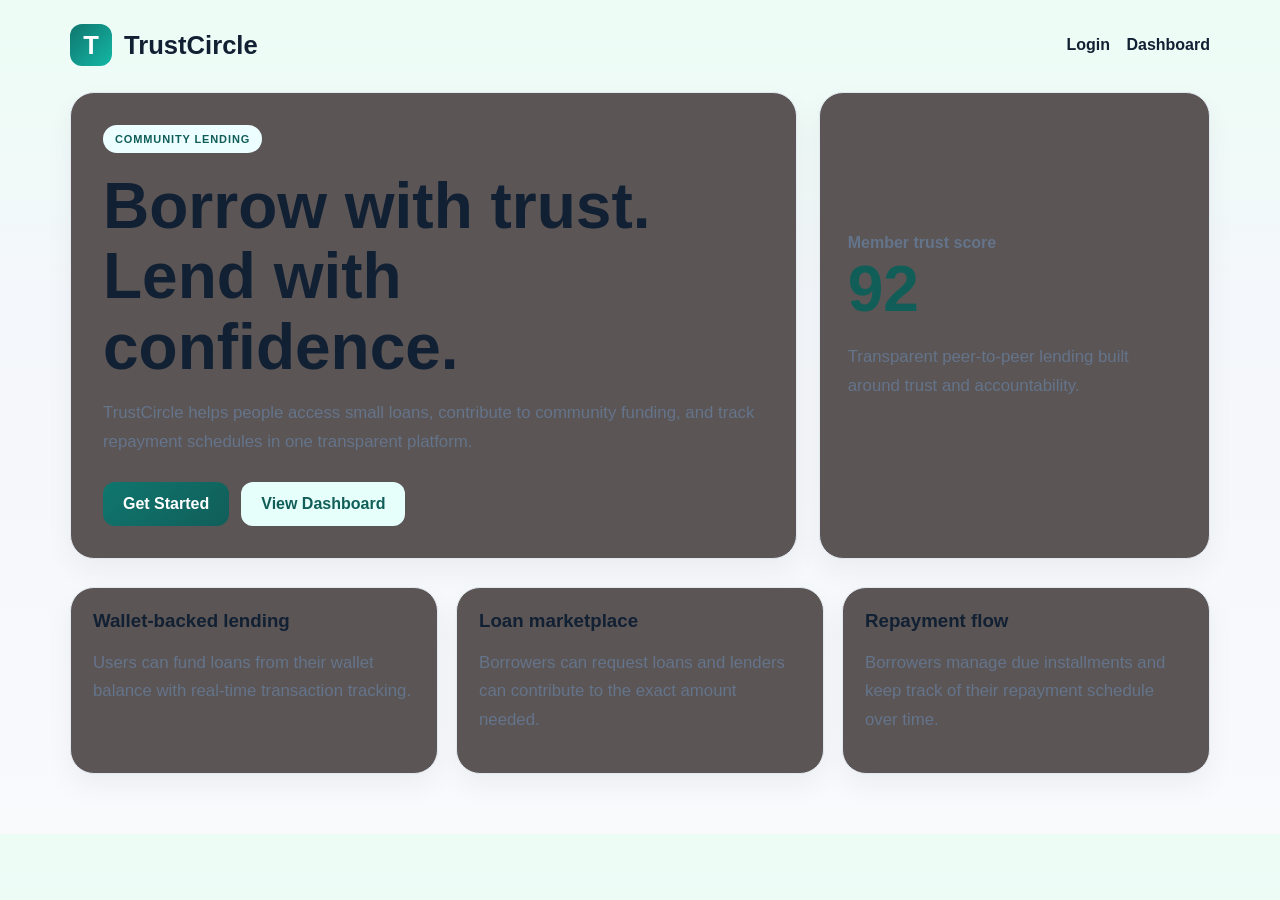
<file: templates/index.html>
<!doctype html>
<html lang="en">
  <head>
    <meta charset="utf-8" />
    <meta name="viewport" content="width=device-width, initial-scale=1" />
    <meta name="theme-color" content="#0f766e" />
    <meta name="mobile-web-app-capable" content="yes" />
    <meta name="apple-mobile-web-app-capable" content="yes" />
    <meta name="apple-mobile-web-app-status-bar-style" content="default" />
    <link rel="manifest" href="/static/manifest.json" />
    <link rel="icon" type="image/svg+xml" href="/static/icon.svg" />
    <title>TrustCircle | Community lending</title>
    <style>
      :root {
        --bg: #f4f7fb;
        --card: #5b5555;
        --primary: #0f766e;
        --primary-dark: #115e59;
        --accent: #14b8a6;
        --text: #122033;
        --muted: #64748b;
        --line: #e2e8f0;
        --success: #16a34a;
        --danger: #dc2626;
      }
      * { box-sizing: border-box; }
      body {
        margin: 0;
        font-family: Arial, Helvetica, sans-serif;
        background: linear-gradient(180deg, #ecfdf5 0%, #f4f7fb 35%, #f8fafc 100%);
        color: var(--text);
      }
      .container {
        max-width: 1180px;
        margin: 0 auto;
        padding: 24px 20px 60px;
      }
      .header {
        display: flex;
        justify-content: space-between;
        align-items: center;
        margin-bottom: 26px;
      }
      .brand {
        display: inline-flex;
        align-items: center;
        gap: 12px;
        font-size: 1.6rem;
        font-weight: 700;
      }
      .brand-mark {
        width: 42px;
        height: 42px;
        border-radius: 12px;
        background: linear-gradient(135deg, var(--primary), var(--accent));
        display: grid;
        place-items: center;
        color: white;
        font-weight: 700;
      }
      .nav a {
        color: var(--text);
        text-decoration: none;
        font-weight: 600;
        margin-left: 12px;
      }
      .hero {
        display: grid;
        grid-template-columns: 1.3fr 0.7fr;
        gap: 22px;
        align-items: stretch;
      }
      .card {
        background: var(--card);
        border: 1px solid var(--line);
        border-radius: 24px;
        box-shadow: 0 12px 28px rgba(15, 23, 42, 0.05);
      }
      .hero-copy {
        padding: 32px;
      }
      .eyebrow {
        display: inline-block;
        background: #ecfeff;
        color: var(--primary-dark);
        padding: 8px 12px;
        border-radius: 999px;
        font-weight: 700;
        font-size: 11px;
        letter-spacing: 0.08em;
        text-transform: uppercase;
      }
      h1 {
        margin: 18px 0 12px;
        font-size: clamp(2.3rem, 5vw, 4rem);
        line-height: 1.1;
      }
      p {
        color: var(--muted);
        line-height: 1.7;
        font-size: 1.05rem;
      }
      .actions {
        margin-top: 26px;
        display: flex;
        flex-wrap: wrap;
        gap: 12px;
      }
      .btn {
        display: inline-block;
        border: none;
        border-radius: 12px;
        padding: 13px 20px;
        font-weight: 700;
        text-decoration: none;
        cursor: pointer;
        transition: 0.2s ease all;
      }
      .btn:hover { transform: translateY(-1px); }
      .btn-primary {
        background: linear-gradient(135deg, var(--primary), var(--primary-dark));
        color: white;
      }
      .btn-secondary {
        background: #e6fffb;
        color: var(--primary-dark);
      }
      .stats-card {
        padding: 24px 28px;
        display: flex;
        flex-direction: column;
        justify-content: center;
      }
      .score {
        font-size: 4rem;
        font-weight: 800;
        color: var(--primary-dark);
      }
      .grid {
        margin-top: 28px;
        display: grid;
        grid-template-columns: repeat(3, minmax(0, 1fr));
        gap: 18px;
      }
      .feature {
        padding: 22px;
      }
      .feature h3 {
        margin: 0 0 10px;
      }
      @media (max-width: 820px) {
        .hero, .grid { grid-template-columns: 1fr; }
        .header { flex-direction: column; align-items: flex-start; }
      }
    </style>
  </head>
  <body>
    <div class="container">
      <header class="header">
        <div class="brand">
          <div class="brand-mark">T</div>
          <span>TrustCircle</span>
        </div>
        <nav class="nav">
          <a href="/login">Login</a>
          <a href="/dashboard">Dashboard</a>
        </nav>
      </header>

      <section class="hero">
        <div class="card hero-copy">
          <span class="eyebrow">Community lending</span>
          <h1>Borrow with trust. Lend with confidence.</h1>
          <p>
            TrustCircle helps people access small loans, contribute to community funding,
            and track repayment schedules in one transparent platform.
          </p>
          <div class="actions">
            <a class="btn btn-primary" href="/login">Get Started</a>
            <a class="btn btn-secondary" href="/dashboard">View Dashboard</a>
          </div>
        </div>

        <div class="card stats-card">
          <div style="color: var(--muted); font-weight: 700;">Member trust score</div>
          <div class="score">92</div>
          <p>Transparent peer-to-peer lending built around trust and accountability.</p>
        </div>
      </section>

      <section class="grid">
        <div class="card feature">
          <h3>Wallet-backed lending</h3>
          <p>Users can fund loans from their wallet balance with real-time transaction tracking.</p>
        </div>
        <div class="card feature">
          <h3>Loan marketplace</h3>
          <p>Borrowers can request loans and lenders can contribute to the exact amount needed.</p>
        </div>
        <div class="card feature">
          <h3>Repayment flow</h3>
          <p>Borrowers manage due installments and keep track of their repayment schedule over time.</p>
        </div>
      </section>
    </div>

    <script>
      if ('serviceWorker' in navigator) {
        window.addEventListener('load', () => {
          navigator.serviceWorker.register('/static/sw.js').catch((err) => {
            console.log('Service worker registration failed:', err);
          });
        });
      }
    </script>
  </body>
</html>
</file>
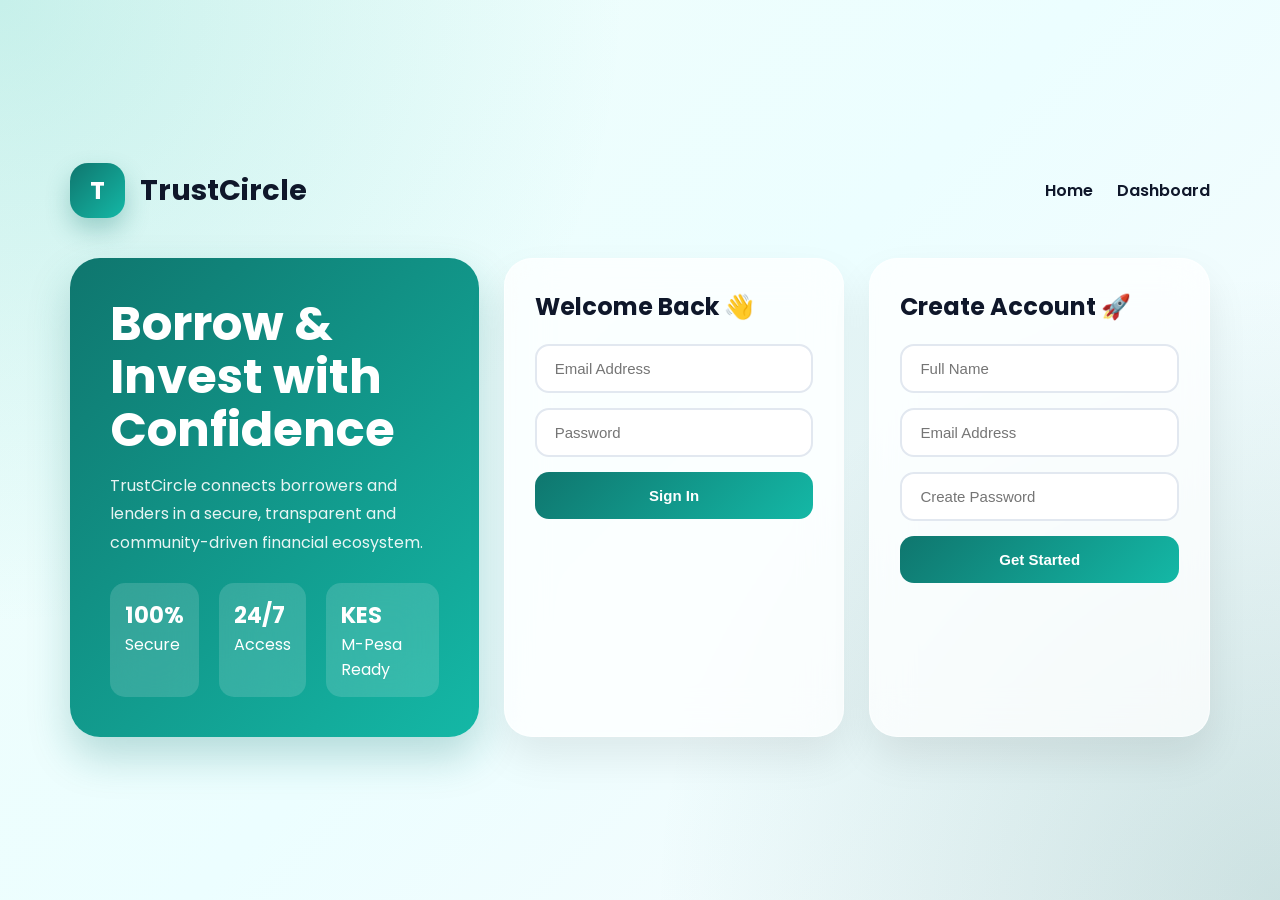
<file: templates/login.html>
<!doctype html>
<html lang="en">
  <head>
    <meta charset="utf-8" />
    <meta name="viewport" content="width=device-width, initial-scale=1" />
    <meta name="theme-color" content="#0f766e" />
    <meta name="mobile-web-app-capable" content="yes" />
    <meta name="apple-mobile-web-app-capable" content="yes" />
    <meta name="apple-mobile-web-app-status-bar-style" content="default" />
    <link rel="manifest" href="/static/manifest.json" />
    <link rel="icon" type="image/png" href="/static/trustcircle-icon.png" />
    <title>TrustCircle | Login</title>
    <style>
      @import url('https://fonts.googleapis.com/css2?family=Poppins:wght@300;400;500;600;700;800&display=swap');

:root{
  --primary:#0f766e;
  --secondary:#14b8a6;
  --dark:#0f172a;
  --light:#ffffff;
  --text:#334155;
}

*{
  margin:0;
  padding:0;
  box-sizing:border-box;
}

body{
  font-family:'Poppins',sans-serif;
  min-height:100vh;
  background:
    radial-gradient(circle at top left,#14b8a630 0%,transparent 40%),
    radial-gradient(circle at bottom right,#0f766e30 0%,transparent 40%),
    linear-gradient(135deg,#f0fdfa,#ecfeff,#f8fafc);
  color:var(--text);
}

.container{
  max-width:1200px;
  margin:auto;
  min-height:100vh;
  display:flex;
  flex-direction:column;
  justify-content:center;
  padding:30px;
}

.topbar{
  display:flex;
  justify-content:space-between;
  align-items:center;
  margin-bottom:40px;
}

.brand{
  display:flex;
  align-items:center;
  gap:15px;
}

.brand-mark{
  width:55px;
  height:55px;
  border-radius:18px;
  background:linear-gradient(
      135deg,
      var(--primary),
      var(--secondary)
  );
  display:flex;
  align-items:center;
  justify-content:center;
  color:white;
  font-size:1.5rem;
  font-weight:700;
  box-shadow:0 12px 25px rgba(15,118,110,.3);
}

.brand span{
  font-size:1.8rem;
  font-weight:700;
  color:var(--dark);
}

.nav a{
  text-decoration:none;
  margin-left:20px;
  color:var(--dark);
  font-weight:600;
  transition:.3s;
}

.nav a:hover{
  color:var(--primary);
}

.box{
  display:grid;
  grid-template-columns:1.2fr 1fr 1fr;
  gap:25px;
}

.hero{
  background:linear-gradient(
      135deg,
      #0f766e,
      #14b8a6
  );
  color:white;
  border-radius:30px;
  padding:40px;
  display:flex;
  flex-direction:column;
  justify-content:center;
  box-shadow:0 20px 40px rgba(15,118,110,.25);
}

.hero h1{
  font-size:3rem;
  line-height:1.1;
  margin-bottom:15px;
}

.hero p{
  opacity:.9;
  line-height:1.8;
  margin-bottom:25px;
}

.stats{
  display:flex;
  gap:20px;
}

.stat{
  background:rgba(255,255,255,.15);
  backdrop-filter:blur(20px);
  padding:15px;
  border-radius:15px;
}

.stat h3{
  font-size:1.4rem;
}

.card{
  background:rgba(255,255,255,.75);
  backdrop-filter:blur(20px);
  border-radius:28px;
  padding:30px;
  border:1px solid rgba(255,255,255,.6);
  box-shadow:0 20px 40px rgba(0,0,0,.08);
}

.card h2{
  color:var(--dark);
  margin-bottom:20px;
}

form{
  display:flex;
  flex-direction:column;
  gap:15px;
}

input{
  padding:14px 18px;
  border-radius:14px;
  border:2px solid #e2e8f0;
  outline:none;
  transition:.3s;
  font-size:15px;
  background:#fff;
}

input:focus{
  border-color:var(--secondary);
  box-shadow:0 0 0 4px rgba(20,184,166,.15);
}

.btn{
  border:none;
  padding:15px;
  border-radius:14px;
  cursor:pointer;
  color:white;
  font-weight:700;
  font-size:15px;
  background:linear-gradient(
      135deg,
      var(--primary),
      var(--secondary)
  );
  transition:.3s;
}

.btn:hover{
  transform:translateY(-2px);
  box-shadow:0 15px 25px rgba(15,118,110,.25);
}

.status{
  padding-top:10px;
  font-size:.9rem;
}

.status.success{
  color:#16a34a;
}

.status.error{
  color:#dc2626;
}

@media(max-width:992px){

  .box{
    grid-template-columns:1fr;
  }

  .hero{
    text-align:center;
  }

  .stats{
    justify-content:center;
  }

  .topbar{
    flex-direction:column;
    gap:15px;
  }
}
    </style>
  </head>
  <body>
    <div class="container">
      <header class="topbar">
        <div class="brand">
          <div class="brand-mark">T</div>
          <span>TrustCircle</span>
        </div>
        <nav class="nav">
          <a href="/">Home</a>
          <a href="/dashboard">Dashboard</a>
        </nav>
      </header>

      <div class="box">

  <div class="hero">
    <h1>Borrow & Invest with Confidence</h1>

    <p>
      TrustCircle connects borrowers and lenders in a secure,
      transparent and community-driven financial ecosystem.
    </p>

    <div class="stats">
      <div class="stat">
        <h3>100%</h3>
        <span>Secure</span>
      </div>

      <div class="stat">
        <h3>24/7</h3>
        <span>Access</span>
      </div>

      <div class="stat">
        <h3>KES</h3>
        <span>M-Pesa Ready</span>
      </div>
    </div>
  </div>

  <div class="card">
    <h2>Welcome Back 👋</h2>

    <form id="loginForm">
      <input type="email" name="email" placeholder="Email Address" required>
      <input type="password" name="password" placeholder="Password" required>
      <button type="submit" class="btn btn-primary">Sign In</button>
    </form>

    <div class="status" id="loginStatus"></div>
  </div>

  <div class="card">
    <h2>Create Account 🚀</h2>

    <form id="registerForm">
      <input type="text" name="full_name" placeholder="Full Name" required>
      <input type="email" name="email" placeholder="Email Address" required>
      <input type="password" name="password" placeholder="Create Password" required>

      <button type="submit" class="btn btn-primary">Get Started</button>
    </form>

    <div class="status" id="registerStatus"></div>
  </div>

</div>

    <script>
      async function apiCall(url, options = {}) {
        const response = await fetch(url, {
          headers: { 'Content-Type': 'application/json' },
          ...options
        });
        const data = await response.json();
        if (!response.ok) {
          throw new Error(data.error || data.message || 'Request failed');
        }
        return data;
      }

      function showStatus(id, message, type='success') {
        const el = document.getElementById(id);
        el.textContent = message;
        el.className = 'status ' + type;
      }

      document.getElementById('loginForm').addEventListener('submit', async (e) => {
        e.preventDefault();
        const form = e.currentTarget;
        try {
          await apiCall('/api/login', {
            method: 'POST',
            body: JSON.stringify({
              email: form.email.value,
              password: form.password.value
            })
          });
          showStatus('loginStatus', 'Login successful.', 'success');
          window.location.href = '/dashboard';
        } catch (err) {
          showStatus('loginStatus', err.message, 'error');
        }
      });

      document.getElementById('registerForm').addEventListener('submit', async (e) => {
        e.preventDefault();
        const form = e.currentTarget;
        try {
          await apiCall('/api/register', {
            method: 'POST',
            body: JSON.stringify({
              full_name: form.full_name.value,
              email: form.email.value,
              password: form.password.value
            })
          });
          showStatus('registerStatus', 'Registration successful.', 'success');
          window.location.href = '/dashboard';
        } catch (err) {
          showStatus('registerStatus', err.message, 'error');
        }
      });

      if ('serviceWorker' in navigator) {
        window.addEventListener('load', () => {
          navigator.serviceWorker.register('/static/sw.js').catch((err) => {
            console.log('Service worker registration failed:', err);
          });
        });
      }
    </script>
  </body>
</html>
</file>
